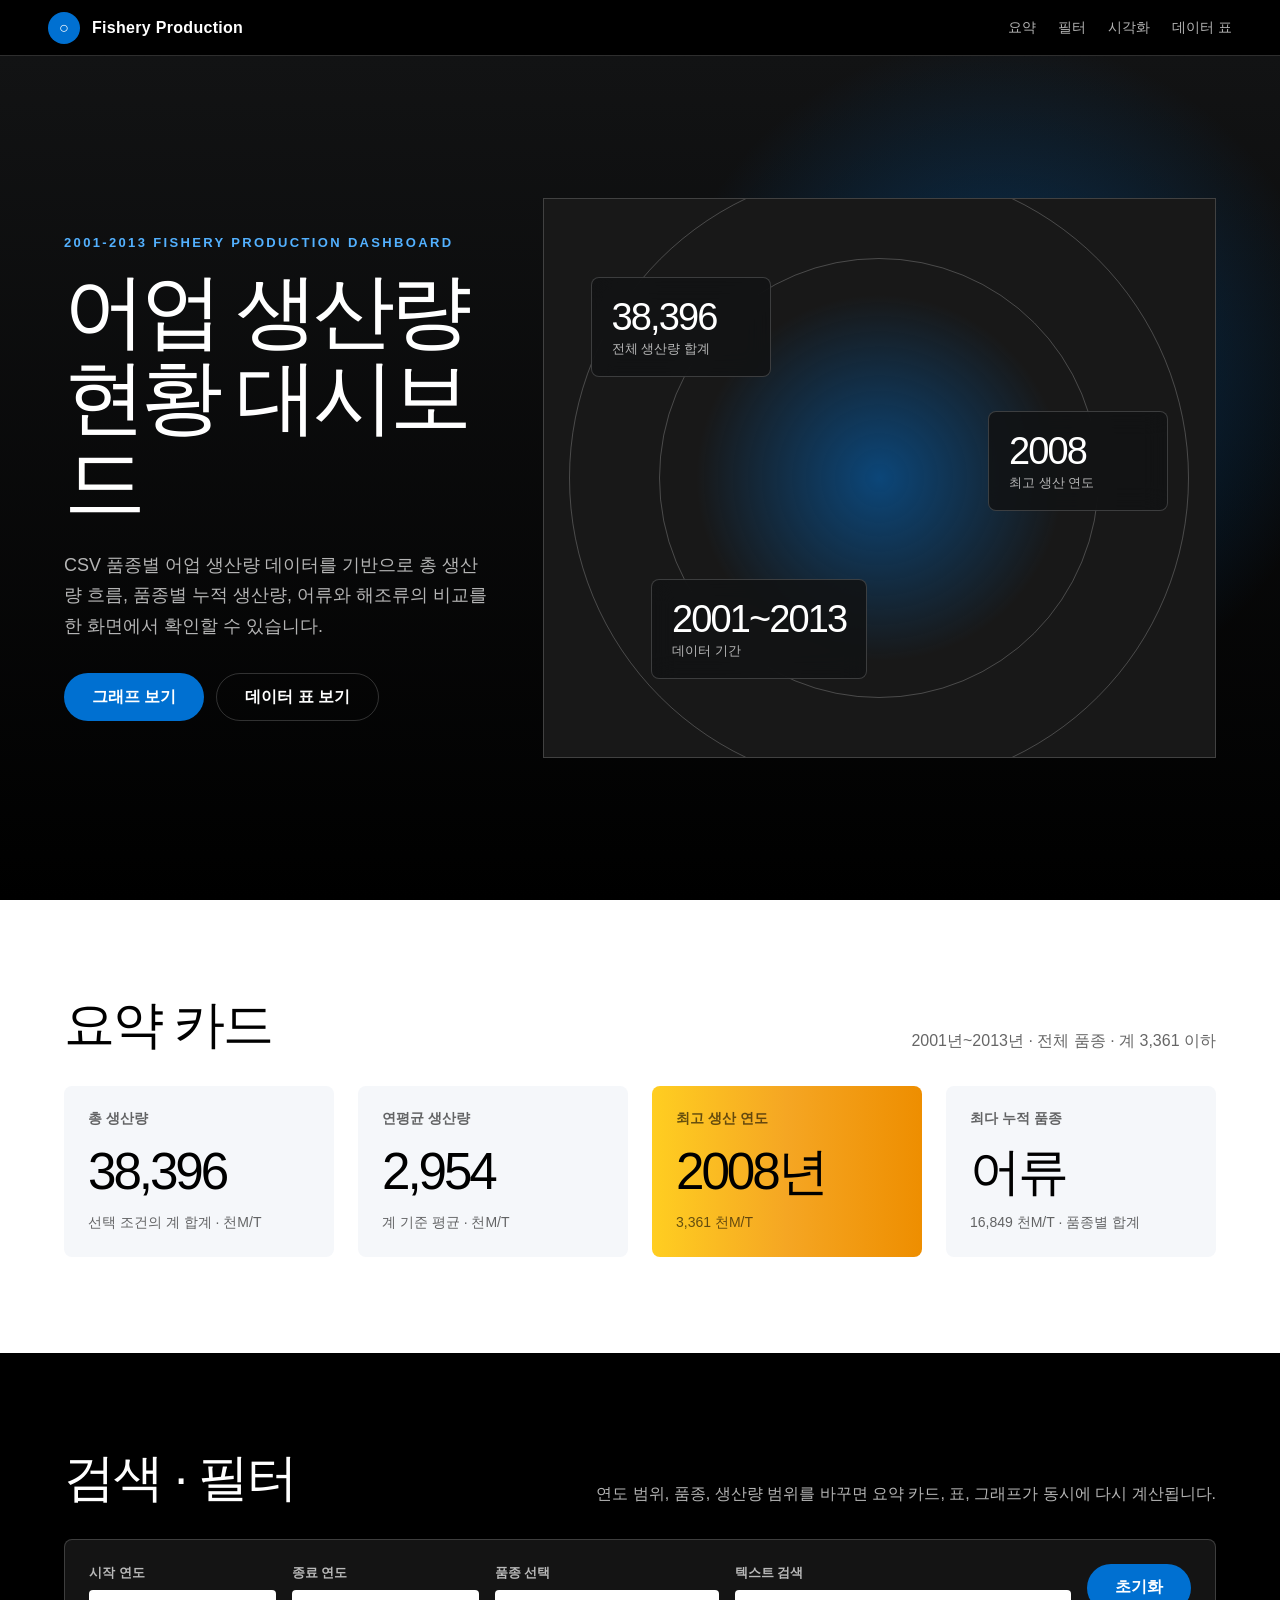
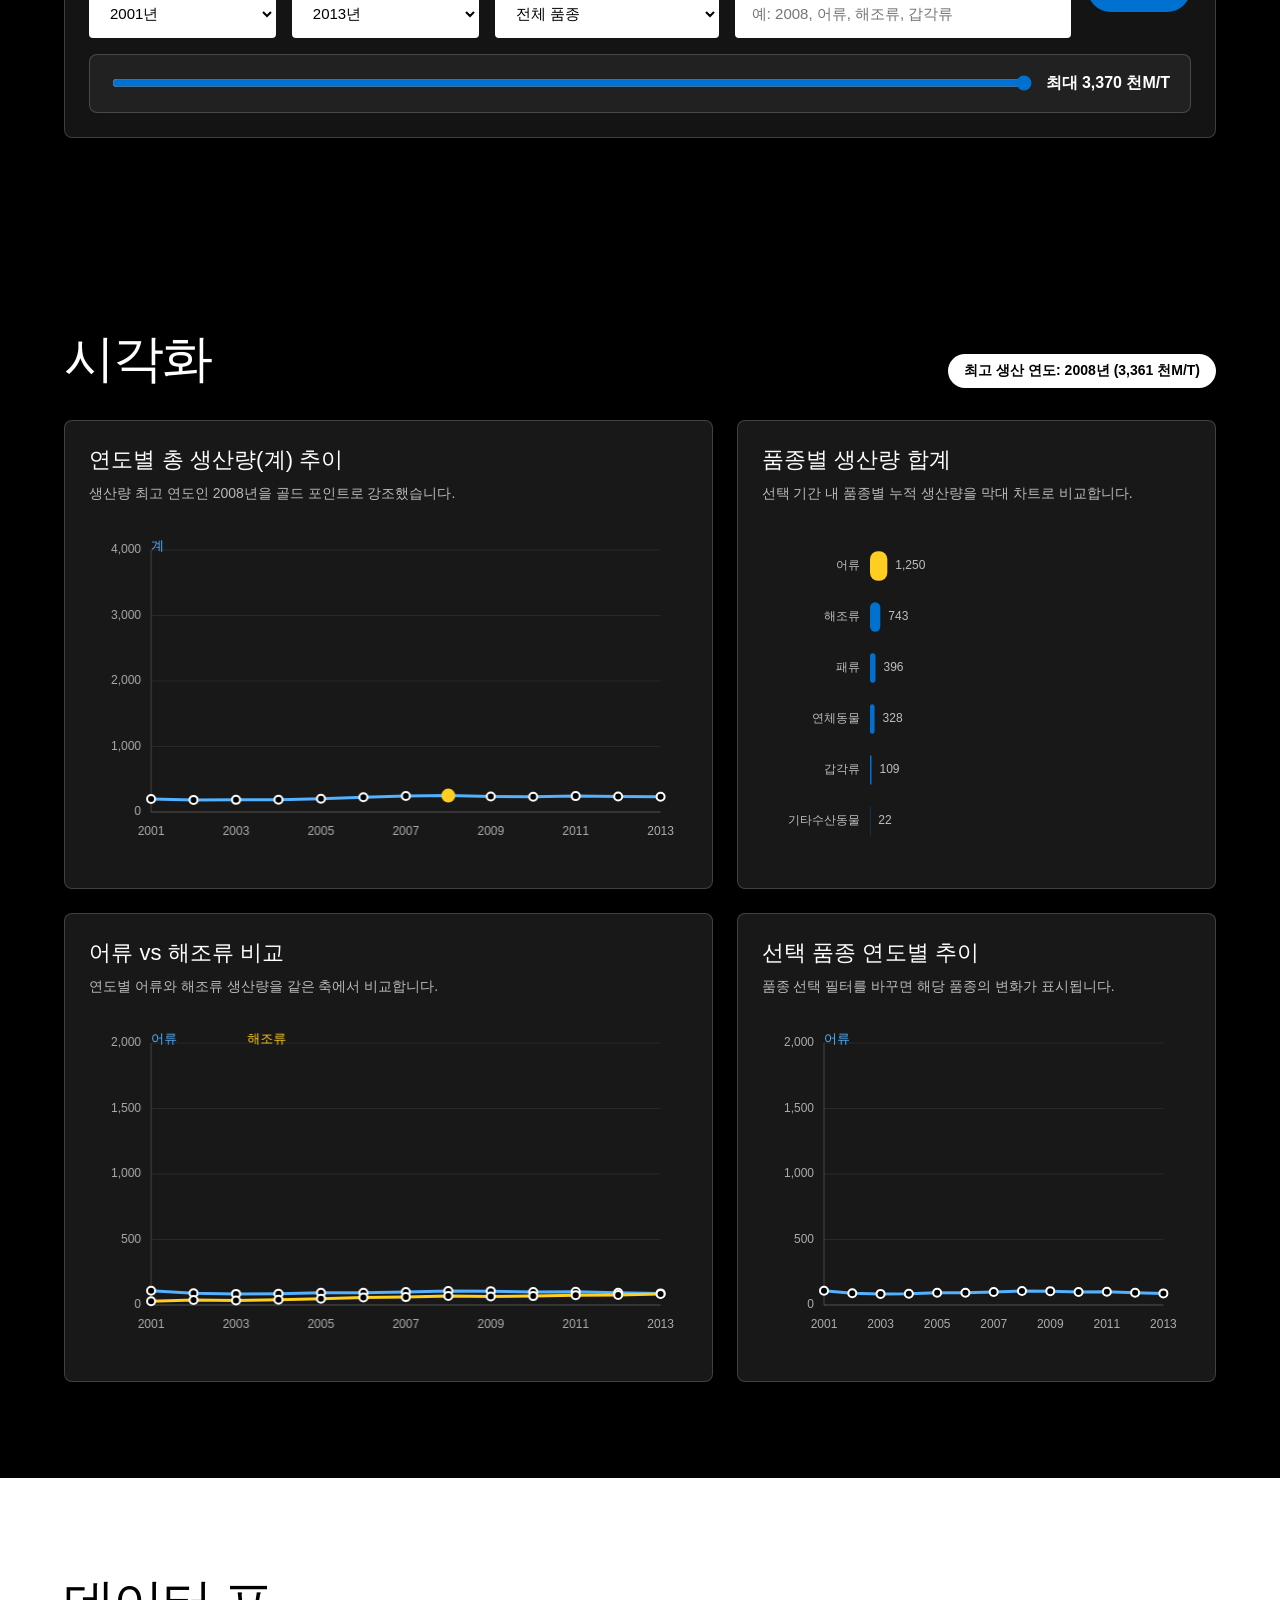
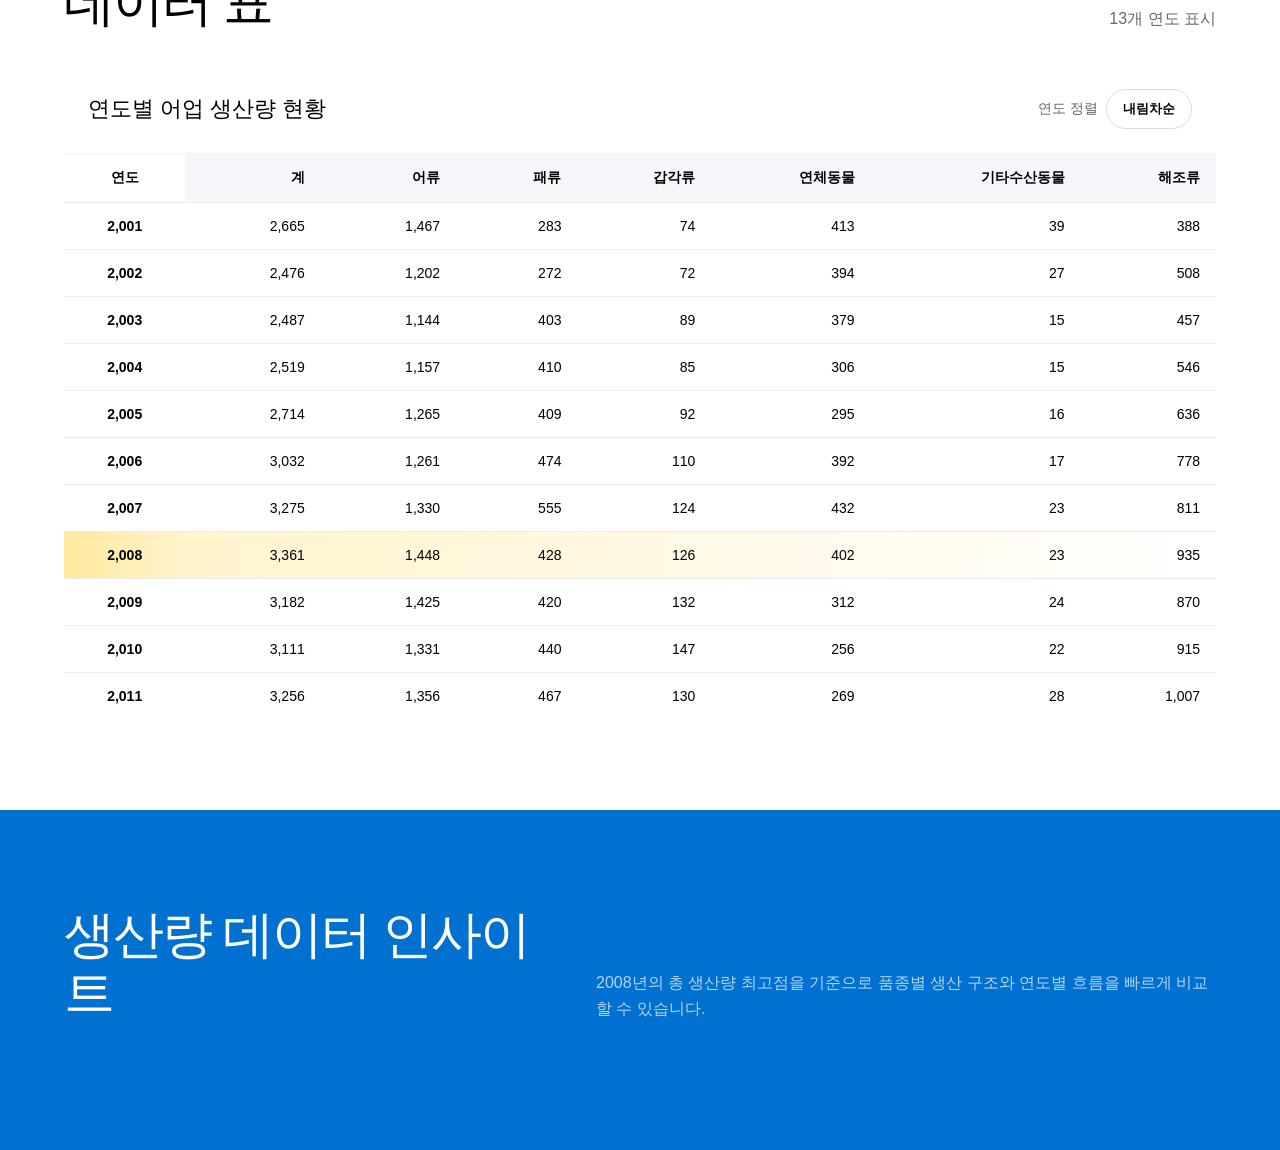
<file: 어업_생산량_현황_대시보드.html>
<!DOCTYPE html>
<html lang="ko">
<head>
<meta charset="UTF-8" />
<meta name="viewport" content="width=device-width, initial-scale=1.0" />
<title>어업 생산량 현황 대시보드</title>
<style>
:root {
  --ps-blue:#0070d1;
  --ps-blue-pressed:#0064b7;
  --canvas-dark:#000000;
  --canvas-light:#ffffff;
  --surface-card:#f5f7fa;
  --surface-dark-elevated:#121314;
  --surface-dark-card:#181818;
  --hairline-light:#f3f3f3;
  --hairline-dark:rgba(229,229,229,.2);
  --body-light:rgba(0,0,0,.6);
  --body-dark:rgba(255,255,255,.7);
  --on-dark:#ffffff;
  --ink:#000000;
  --gold-start:#ffce21;
  --gold-mid:#f5a623;
  --gold-end:#ee8e00;
  --radius-sm:4px;
  --radius-md:8px;
  --radius-full:9999px;
  --section:96px;
}
* { box-sizing:border-box; }
html { scroll-behavior:smooth; }
body {
  margin:0;
  font-family:"Inter","Roboto","Pretendard","Noto Sans KR","Malgun Gothic",Arial,sans-serif;
  background:var(--canvas-dark);
  color:var(--on-dark);
  overflow-x:hidden;
}
button,select,input { font-family:inherit; }
.top-nav {
  height:56px;
  position:sticky;
  top:0;
  z-index:99;
  display:flex;
  align-items:center;
  justify-content:space-between;
  padding:0 clamp(18px,4vw,48px);
  background:rgba(0,0,0,.94);
  border-bottom:1px solid var(--hairline-dark);
  backdrop-filter:blur(14px);
}
.brand {
  display:flex;
  align-items:center;
  gap:12px;
  color:#fff;
  font-weight:700;
  letter-spacing:.3px;
}
.ps-dot {
  width:32px;
  height:32px;
  border-radius:50%;
  background:var(--ps-blue);
  display:grid;
  place-items:center;
  font-weight:900;
}
.nav-links {
  display:flex;
  gap:22px;
  font-size:14px;
  color:var(--body-dark);
}
.nav-links a { color:inherit; text-decoration:none; }
.nav-links a:hover { color:#fff; }
.hero {
  min-height:calc(100vh - 56px);
  display:grid;
  grid-template-columns:minmax(320px,.78fr) 1.22fr;
  align-items:center;
  gap:48px;
  padding:96px clamp(24px,5vw,72px);
  background:
    radial-gradient(circle at 78% 38%,rgba(0,112,209,.42),transparent 30%),
    linear-gradient(180deg,var(--surface-dark-elevated),var(--canvas-dark));
}
.eyebrow {
  margin-bottom:18px;
  color:#53b1ff;
  font-size:13px;
  font-weight:800;
  letter-spacing:.18em;
  text-transform:uppercase;
}
h1 {
  margin:0 0 24px;
  font-size:clamp(42px,6.4vw,84px);
  line-height:1.05;
  font-weight:300;
  letter-spacing:-.06em;
}
.hero p {
  max-width:580px;
  margin:0 0 32px;
  color:var(--body-dark);
  line-height:1.7;
  font-size:18px;
}
.hero-actions {
  display:flex;
  flex-wrap:wrap;
  gap:12px;
}
.pill {
  height:48px;
  border:0;
  border-radius:var(--radius-full);
  padding:12px 28px;
  background:var(--ps-blue);
  color:#fff;
  font-size:16px;
  font-weight:800;
  cursor:pointer;
  transition:transform .18s ease,background .18s ease;
}
.pill:hover { transform:translateY(-2px); background:var(--ps-blue-pressed); }
.pill.secondary {
  background:transparent;
  border:1px solid var(--hairline-dark);
}
.visual-hero {
  min-height:560px;
  position:relative;
  display:grid;
  place-items:center;
  overflow:hidden;
  border:1px solid var(--hairline-dark);
  background:
    radial-gradient(circle at center,rgba(0,112,209,.52),transparent 42%),
    var(--surface-dark-card);
}
.ring {
  position:absolute;
  width:min(60vw,620px);
  height:min(60vw,620px);
  border:1px solid rgba(255,255,255,.22);
  border-radius:50%;
  animation:ringPulse 4.2s ease-in-out infinite;
}
.ring.two {
  width:min(44vw,440px);
  height:min(44vw,440px);
  animation-delay:.5s;
}
@keyframes ringPulse {
  0%,100% { transform:scale(.98); opacity:.42; }
  50% { transform:scale(1.06); opacity:.9; }
}
.orbit-card {
  position:absolute;
  min-width:180px;
  padding:18px 20px;
  border-radius:var(--radius-md);
  background:rgba(18,19,20,.88);
  border:1px solid var(--hairline-dark);
  backdrop-filter:blur(12px);
}
.orbit-card strong {
  display:block;
  font-size:38px;
  font-weight:300;
  letter-spacing:-.05em;
}
.orbit-card span { color:var(--body-dark); font-size:13px; }
.orbit-card.a { left:7%; top:14%; }
.orbit-card.b { right:7%; top:38%; }
.orbit-card.c { left:16%; bottom:14%; }
.band {
  padding:var(--section) clamp(24px,5vw,72px);
}
.band.light {
  background:var(--canvas-light);
  color:var(--ink);
}
.band.dark {
  background:var(--canvas-dark);
  color:var(--on-dark);
}
.band.blue {
  background:var(--ps-blue);
  color:#fff;
}
.section-head {
  display:flex;
  justify-content:space-between;
  align-items:flex-end;
  gap:28px;
  margin-bottom:32px;
}
.section-head h2 {
  margin:0;
  font-size:clamp(32px,4vw,54px);
  font-weight:300;
  line-height:1.14;
  letter-spacing:-.04em;
}
.section-head p {
  margin:0;
  max-width:620px;
  color:var(--body-light);
  line-height:1.65;
}
.dark .section-head p,.blue .section-head p { color:var(--body-dark); }
.cards {
  display:grid;
  grid-template-columns:repeat(4,minmax(0,1fr));
  gap:24px;
}
.card {
  padding:24px;
  min-height:160px;
  border-radius:var(--radius-md);
  background:var(--surface-card);
  color:var(--ink);
  opacity:0;
  transform:translateY(26px);
  animation:rise .7s ease forwards;
}
.card:nth-child(2) { animation-delay:.08s; }
.card:nth-child(3) { animation-delay:.16s; }
.card:nth-child(4) { animation-delay:.24s; }
@keyframes rise { to { opacity:1; transform:translateY(0); } }
.card .label {
  margin-bottom:18px;
  color:var(--body-light);
  font-size:14px;
  font-weight:700;
}
.value {
  font-size:clamp(34px,4vw,54px);
  font-weight:300;
  letter-spacing:-.06em;
  line-height:1;
}
.sub {
  margin-top:14px;
  color:var(--body-light);
  font-size:14px;
  line-height:1.5;
}
.card.gold {
  background:linear-gradient(90deg,var(--gold-start),var(--gold-mid),var(--gold-end));
  color:#000;
}
.filters {
  display:grid;
  grid-template-columns:1fr 1fr 1.2fr 1.8fr auto;
  gap:16px;
  padding:24px;
  border:1px solid var(--hairline-dark);
  border-radius:var(--radius-md);
  background:rgba(245,247,250,.08);
}
.field label {
  display:block;
  color:var(--body-dark);
  font-size:13px;
  font-weight:800;
  margin-bottom:8px;
}
select,input[type="search"] {
  width:100%;
  height:48px;
  border-radius:var(--radius-sm);
  border:1px solid rgba(255,255,255,.22);
  background:#fff;
  color:#000;
  padding:0 16px;
  outline:none;
  font-size:15px;
}
select:focus,input:focus { border:2px solid var(--ps-blue); }
.slider-card {
  grid-column:1 / -1;
  padding:18px 20px;
  border-radius:var(--radius-md);
  background:rgba(255,255,255,.06);
  border:1px solid var(--hairline-dark);
}
.range-row {
  display:grid;
  grid-template-columns:1fr auto;
  gap:16px;
  align-items:center;
}
.range-row input[type=range] {
  width:100%;
  accent-color:var(--ps-blue);
}
.range-label {
  color:#fff;
  font-weight:800;
  white-space:nowrap;
}
.charts {
  display:grid;
  grid-template-columns:1.15fr .85fr;
  gap:24px;
}
.panel {
  padding:24px;
  min-width:0;
  border-radius:var(--radius-md);
  background:var(--surface-dark-card);
  border:1px solid var(--hairline-dark);
  opacity:0;
  transform:translateY(26px);
  animation:rise .7s ease forwards;
}
.panel h3 {
  margin:0 0 8px;
  font-size:22px;
  font-weight:300;
  letter-spacing:.1px;
}
.panel .desc {
  margin:0 0 20px;
  color:var(--body-dark);
  font-size:14px;
  line-height:1.5;
}
canvas {
  width:100%;
  height:340px;
  display:block;
}
.badge {
  display:inline-flex;
  align-items:center;
  gap:8px;
  border-radius:var(--radius-full);
  padding:8px 16px;
  background:#fff;
  color:#000;
  font-size:14px;
  font-weight:800;
  white-space:nowrap;
}
.table-panel {
  overflow:hidden;
  border-radius:var(--radius-md);
  background:#fff;
  color:#000;
}
.table-top {
  display:flex;
  justify-content:space-between;
  align-items:center;
  gap:16px;
  padding:24px;
  border-bottom:1px solid var(--hairline-light);
}
.table-top h3 {
  margin:0;
  font-size:22px;
  font-weight:300;
}
.table-actions {
  display:flex;
  gap:8px;
  align-items:center;
  color:var(--body-light);
  font-size:14px;
}
.sort-btn {
  height:40px;
  padding:0 16px;
  border:1px solid #ddd;
  border-radius:var(--radius-full);
  background:#fff;
  cursor:pointer;
  font-weight:800;
}
.table-wrap {
  max-height:560px;
  overflow:auto;
}
table {
  width:100%;
  min-width:920px;
  border-collapse:collapse;
  font-size:14px;
}
th,td {
  padding:15px 16px;
  border-bottom:1px solid #ececec;
  text-align:right;
  white-space:nowrap;
}
th:first-child,td:first-child {
  text-align:center;
  position:sticky;
  left:0;
  background:inherit;
  z-index:1;
  font-weight:800;
}
thead th {
  position:sticky;
  top:0;
  z-index:2;
  background:#f5f7fa;
  color:#000;
  font-weight:900;
}
thead th:first-child { z-index:3; }
tbody tr:hover { background:#f5f7fa; }
tbody tr.max-year {
  background:linear-gradient(90deg,rgba(255,206,33,.25),transparent);
}
tfoot td {
  background:#000;
  color:#fff;
  font-weight:900;
  border-bottom:1px solid rgba(255,255,255,.12);
}
.footer-note {
  margin-top:38px;
  color:var(--body-dark);
  line-height:1.6;
  font-size:14px;
}
@media(max-width:1100px) {
  .hero { grid-template-columns:1fr; }
  .cards { grid-template-columns:repeat(2,1fr); }
  .charts { grid-template-columns:1fr; }
  .filters { grid-template-columns:repeat(2,1fr); }
  .filters .search-box { grid-column:span 2; }
}
@media(max-width:700px) {
  .nav-links { display:none; }
  .top-nav { padding:0 18px; }
  .hero { min-height:auto; padding:64px 22px; }
  .band { padding:64px 22px; }
  .section-head { display:block; }
  .section-head p { margin-top:12px; }
  .cards,.filters { grid-template-columns:1fr; }
  .filters .search-box { grid-column:auto; }
  .visual-hero { min-height:410px; display:flex; flex-wrap:wrap; align-content:center; justify-content:center; gap:8px; }
  .orbit-card { position:relative; inset:auto !important; min-width:150px; }
  .ring { display:none; }
  canvas { height:300px; }
}
</style>
</head>
<body>
<nav class="top-nav">
  <div class="brand"><div class="ps-dot">○</div><span>Fishery Production</span></div>
  <div class="nav-links">
    <a href="#summary">요약</a>
    <a href="#filter">필터</a>
    <a href="#visual">시각화</a>
    <a href="#table">데이터 표</a>
  </div>
</nav>

<header class="hero">
  <div>
    <div class="eyebrow">2001-2013 fishery production dashboard</div>
    <h1>어업 생산량 현황 대시보드</h1>
    <p>CSV 품종별 어업 생산량 데이터를 기반으로 총 생산량 흐름, 품종별 누적 생산량, 어류와 해조류의 비교를 한 화면에서 확인할 수 있습니다.</p>
    <div class="hero-actions">
      <a href="#visual"><button class="pill">그래프 보기</button></a>
      <a href="#table"><button class="pill secondary">데이터 표 보기</button></a>
    </div>
  </div>
  <div class="visual-hero">
    <div class="ring"></div>
    <div class="ring two"></div>
    <div class="orbit-card a"><strong id="heroTotal">0</strong><span>전체 생산량 합계</span></div>
    <div class="orbit-card b"><strong id="heroMaxYear">2008</strong><span>최고 생산 연도</span></div>
    <div class="orbit-card c"><strong>2001~2013</strong><span>데이터 기간</span></div>
  </div>
</header>

<section class="band light" id="summary">
  <div class="section-head">
    <h2>요약 카드</h2>
    <p id="filterSummary">전체 기간 · 전체 품종 기준</p>
  </div>
  <div class="cards">
    <article class="card">
      <div class="label">총 생산량</div>
      <div class="value counter" id="totalProduction">0</div>
      <div class="sub">선택 조건의 계 합계 · 천M/T</div>
    </article>
    <article class="card">
      <div class="label">연평균 생산량</div>
      <div class="value counter" id="avgProduction">0</div>
      <div class="sub">계 기준 평균 · 천M/T</div>
    </article>
    <article class="card gold">
      <div class="label">최고 생산 연도</div>
      <div class="value" id="maxYear">2008년</div>
      <div class="sub" id="maxYearSub">3,361 천M/T</div>
    </article>
    <article class="card">
      <div class="label">최다 누적 품종</div>
      <div class="value" id="topType">-</div>
      <div class="sub" id="topTypeSub">-</div>
    </article>
  </div>
</section>

<section class="band dark" id="filter">
  <div class="section-head">
    <h2>검색 · 필터</h2>
    <p>연도 범위, 품종, 생산량 범위를 바꾸면 요약 카드, 표, 그래프가 동시에 다시 계산됩니다.</p>
  </div>
  <div class="filters">
    <div class="field">
      <label for="startYear">시작 연도</label>
      <select id="startYear"></select>
    </div>
    <div class="field">
      <label for="endYear">종료 연도</label>
      <select id="endYear"></select>
    </div>
    <div class="field">
      <label for="typeFilter">품종 선택</label>
      <select id="typeFilter">
        <option value="전체">전체 품종</option>
      </select>
    </div>
    <div class="field search-box">
      <label for="searchInput">텍스트 검색</label>
      <input id="searchInput" type="search" placeholder="예: 2008, 어류, 해조류, 갑각류" />
    </div>
    <button class="pill" id="resetBtn" type="button">초기화</button>
    <div class="slider-card">
      <div class="range-row">
        <input id="productionRange" type="range" min="0" max="4000" value="4000" step="10" />
        <div class="range-label">최대 <span id="rangeValue">4,000</span> 천M/T</div>
      </div>
    </div>
  </div>
</section>

<section class="band dark" id="visual">
  <div class="section-head">
    <h2>시각화</h2>
    <span class="badge" id="highlightBadge">최고 생산 연도: 2008년</span>
  </div>
  <div class="charts">
    <article class="panel">
      <h3>연도별 총 생산량(계) 추이</h3>
      <p class="desc">생산량 최고 연도인 2008년을 골드 포인트로 강조했습니다.</p>
      <canvas id="lineChart"></canvas>
    </article>
    <article class="panel">
      <h3>품종별 생산량 합계</h3>
      <p class="desc">선택 기간 내 품종별 누적 생산량을 막대 차트로 비교합니다.</p>
      <canvas id="barChart"></canvas>
    </article>
    <article class="panel">
      <h3>어류 vs 해조류 비교</h3>
      <p class="desc">연도별 어류와 해조류 생산량을 같은 축에서 비교합니다.</p>
      <canvas id="compareChart"></canvas>
    </article>
    <article class="panel">
      <h3>선택 품종 연도별 추이</h3>
      <p class="desc">품종 선택 필터를 바꾸면 해당 품종의 변화가 표시됩니다.</p>
      <canvas id="typeTrendChart"></canvas>
    </article>
  </div>
</section>

<section class="band light" id="table">
  <div class="section-head">
    <h2>데이터 표</h2>
    <p id="rowCount">13개 연도 표시</p>
  </div>
  <article class="table-panel">
    <div class="table-top">
      <h3>연도별 어업 생산량 현황</h3>
      <div class="table-actions">
        <span>연도 정렬</span>
        <button class="sort-btn" id="sortBtn">내림차순</button>
      </div>
    </div>
    <div class="table-wrap">
      <table id="dataTable">
        <thead></thead>
        <tbody></tbody>
        <tfoot></tfoot>
      </table>
    </div>
  </article>
</section>

<section class="band blue">
  <div class="section-head">
    <h2>생산량 데이터 인사이트</h2>
    <p>2008년의 총 생산량 최고점을 기준으로 품종별 생산 구조와 연도별 흐름을 빠르게 비교할 수 있습니다.</p>
  </div>
</section>

<script>
const rawData = [{"연도": 2001, "계": 2665, "어류": 1467, "패류": 283, "갑각류": 74, "연체동물": 413, "기타수산동물": 39, "해조류": 388}, {"연도": 2002, "계": 2476, "어류": 1202, "패류": 272, "갑각류": 72, "연체동물": 394, "기타수산동물": 27, "해조류": 508}, {"연도": 2003, "계": 2487, "어류": 1144, "패류": 403, "갑각류": 89, "연체동물": 379, "기타수산동물": 15, "해조류": 457}, {"연도": 2004, "계": 2519, "어류": 1157, "패류": 410, "갑각류": 85, "연체동물": 306, "기타수산동물": 15, "해조류": 546}, {"연도": 2005, "계": 2714, "어류": 1265, "패류": 409, "갑각류": 92, "연체동물": 295, "기타수산동물": 16, "해조류": 636}, {"연도": 2006, "계": 3032, "어류": 1261, "패류": 474, "갑각류": 110, "연체동물": 392, "기타수산동물": 17, "해조류": 778}, {"연도": 2007, "계": 3275, "어류": 1330, "패류": 555, "갑각류": 124, "연체동물": 432, "기타수산동물": 23, "해조류": 811}, {"연도": 2008, "계": 3361, "어류": 1448, "패류": 428, "갑각류": 126, "연체동물": 402, "기타수산동물": 23, "해조류": 935}, {"연도": 2009, "계": 3182, "어류": 1425, "패류": 420, "갑각류": 132, "연체동물": 312, "기타수산동물": 24, "해조류": 870}, {"연도": 2010, "계": 3111, "어류": 1331, "패류": 440, "갑각류": 147, "연체동물": 256, "기타수산동물": 22, "해조류": 915}, {"연도": 2011, "계": 3256, "어류": 1356, "패류": 467, "갑각류": 130, "연체동물": 269, "기타수산동물": 28, "해조류": 1007}, {"연도": 2012, "계": 3183, "어류": 1268, "패류": 433, "갑각류": 135, "연체동물": 293, "기타수산동물": 23, "해조류": 1032}, {"연도": 2013, "계": 3135, "어류": 1195, "패류": 346, "갑각류": 149, "연체동물": 282, "기타수산동물": 23, "해조류": 1140}];
const columns = ["연도","계","어류","패류","갑각류","연체동물","기타수산동물","해조류"];
const typeColumns = ["어류","패류","갑각류","연체동물","기타수산동물","해조류"];
const allYears = rawData.map(d => d["연도"]);
const fmt = new Intl.NumberFormat("ko-KR");
const state = {
  startYear: Math.min(...allYears),
  endYear: Math.max(...allYears),
  type: "전체",
  search: "",
  maxProduction: Math.max(...rawData.map(d => d["계"])),
  sortAsc: true
};
const chartAnimations = new Map();

function setupControls(){
  const start = document.getElementById("startYear");
  const end = document.getElementById("endYear");
  const type = document.getElementById("typeFilter");
  const range = document.getElementById("productionRange");
  range.max = Math.ceil(Math.max(...rawData.map(d => d["계"])) / 10) * 10;
  range.value = range.max;
  document.getElementById("rangeValue").textContent = fmt.format(Number(range.value));

  allYears.forEach(y => {
    start.insertAdjacentHTML("beforeend", `<option value="${y}">${y}년</option>`);
    end.insertAdjacentHTML("beforeend", `<option value="${y}">${y}년</option>`);
  });
  typeColumns.forEach(t => {
    type.insertAdjacentHTML("beforeend", `<option value="${t}">${t}</option>`);
  });
  start.value = state.startYear;
  end.value = state.endYear;

  start.addEventListener("change", () => {
    state.startYear = Number(start.value);
    if(state.startYear > state.endYear){ state.endYear = state.startYear; end.value = state.endYear; }
    render();
  });
  end.addEventListener("change", () => {
    state.endYear = Number(end.value);
    if(state.endYear < state.startYear){ state.startYear = state.endYear; start.value = state.startYear; }
    render();
  });
  type.addEventListener("change", () => { state.type = type.value; render(); });
  document.getElementById("searchInput").addEventListener("input", e => {
    state.search = e.target.value.trim().toLowerCase();
    render();
  });
  range.addEventListener("input", e => {
    state.maxProduction = Number(e.target.value);
    document.getElementById("rangeValue").textContent = fmt.format(state.maxProduction);
    render();
  });
  document.getElementById("resetBtn").addEventListener("click", () => {
    state.startYear = Math.min(...allYears);
    state.endYear = Math.max(...allYears);
    state.type = "전체";
    state.search = "";
    state.maxProduction = Number(range.max);
    start.value = state.startYear;
    end.value = state.endYear;
    type.value = "전체";
    range.value = range.max;
    document.getElementById("rangeValue").textContent = fmt.format(Number(range.max));
    document.getElementById("searchInput").value = "";
    render();
  });
  document.getElementById("sortBtn").addEventListener("click", () => {
    state.sortAsc = !state.sortAsc;
    document.getElementById("sortBtn").textContent = state.sortAsc ? "내림차순" : "오름차순";
    renderTable(getFilteredData());
  });
}

function getFilteredData(){
  return rawData.filter(row => {
    const inYear = row["연도"] >= state.startYear && row["연도"] <= state.endYear;
    const underMax = row["계"] <= state.maxProduction;
    const searchable = [...Object.entries(row).map(([k,v]) => `${k} ${v}`), ...typeColumns].join(" ").toLowerCase();
    const inSearch = !state.search || searchable.includes(state.search);
    return inYear && underMax && inSearch;
  }).sort((a,b) => a["연도"] - b["연도"]);
}

function sumByType(rows){
  const sums = Object.fromEntries(typeColumns.map(t => [t,0]));
  rows.forEach(r => typeColumns.forEach(t => sums[t] += Number(r[t] || 0)));
  return sums;
}

function animateNumber(el, value){
  const start = Number(el.dataset.current || 0);
  const end = Number(value || 0);
  el.dataset.current = end;
  const duration = 820;
  const t0 = performance.now();
  function tick(now){
    const p = Math.min((now - t0) / duration, 1);
    const eased = 1 - Math.pow(1 - p, 3);
    const cur = start + (end - start) * eased;
    el.textContent = fmt.format(Math.round(cur));
    if(p < 1) requestAnimationFrame(tick);
  }
  requestAnimationFrame(tick);
}

function renderCards(rows){
  const total = rows.reduce((s,r) => s + r["계"], 0);
  const avg = rows.length ? Math.round(total / rows.length) : 0;
  const sums = sumByType(rows);
  const [topName, topValue] = Object.entries(sums).sort((a,b) => b[1] - a[1])[0] || ["-",0];
  const maxRow = rows.reduce((best,r) => !best || r["계"] > best["계"] ? r : best, null);

  animateNumber(document.getElementById("totalProduction"), total);
  animateNumber(document.getElementById("avgProduction"), avg);
  animateNumber(document.getElementById("heroTotal"), total);
  document.getElementById("heroMaxYear").textContent = maxRow ? maxRow["연도"] : "-";
  document.getElementById("maxYear").textContent = maxRow ? `${maxRow["연도"]}년` : "-";
  document.getElementById("maxYearSub").textContent = maxRow ? `${fmt.format(maxRow["계"])} 천M/T` : "-";
  document.getElementById("topType").textContent = topName;
  document.getElementById("topTypeSub").textContent = `${fmt.format(topValue)} 천M/T · 품종별 합계`;
  document.getElementById("filterSummary").textContent =
    `${state.startYear}년~${state.endYear}년 · ${state.type === "전체" ? "전체 품종" : state.type} · 계 ${fmt.format(state.maxProduction)} 이하`;
  document.getElementById("highlightBadge").textContent = maxRow ? `최고 생산 연도: ${maxRow["연도"]}년 (${fmt.format(maxRow["계"])} 천M/T)` : "표시할 데이터 없음";
}

function renderTable(rows){
  const sorted = [...rows].sort((a,b) => state.sortAsc ? a["연도"] - b["연도"] : b["연도"] - a["연도"]);
  const visibleColumns = state.type === "전체" ? columns : ["연도","계",state.type];
  const thead = document.querySelector("#dataTable thead");
  const tbody = document.querySelector("#dataTable tbody");
  const tfoot = document.querySelector("#dataTable tfoot");

  thead.innerHTML = `<tr>${visibleColumns.map(c => `<th>${c}</th>`).join("")}</tr>`;
  tbody.innerHTML = sorted.map(r => `
    <tr class="${r["연도"] === 2008 ? "max-year" : ""}">
      ${visibleColumns.map(c => `<td>${fmt.format(r[c])}</td>`).join("")}
    </tr>
  `).join("");

  const totalRow = visibleColumns.map(c => c === "연도" ? "합계" : fmt.format(rows.reduce((s,r) => s + Number(r[c] || 0),0)));
  tfoot.innerHTML = `<tr>${totalRow.map(v => `<td>${v}</td>`).join("")}</tr>`;
  document.getElementById("rowCount").textContent = `${fmt.format(rows.length)}개 연도 표시`;
}

function clearCanvas(canvas){
  const ctx = canvas.getContext("2d");
  const ratio = window.devicePixelRatio || 1;
  const rect = canvas.getBoundingClientRect();
  canvas.width = Math.max(1, rect.width * ratio);
  canvas.height = Math.max(1, rect.height * ratio);
  ctx.setTransform(ratio,0,0,ratio,0,0);
  ctx.clearRect(0,0,rect.width,rect.height);
  return {ctx,w:rect.width,h:rect.height};
}
function niceMax(v){
  if(v <= 0) return 10;
  const exp = Math.floor(Math.log10(v));
  const base = Math.pow(10, exp);
  return Math.ceil(v / base) * base;
}
function animateChart(id, drawer){
  if(chartAnimations.has(id)) cancelAnimationFrame(chartAnimations.get(id));
  const start = performance.now();
  const duration = 980;
  function frame(now){
    const p = Math.min((now - start) / duration, 1);
    const eased = 1 - Math.pow(1 - p, 4);
    drawer(eased);
    if(p < 1) chartAnimations.set(id, requestAnimationFrame(frame));
  }
  requestAnimationFrame(frame);
}
function drawEmpty(ctx,w,h){
  ctx.fillStyle = "rgba(255,255,255,.72)";
  ctx.font = "15px Arial";
  ctx.textAlign = "center";
  ctx.textBaseline = "middle";
  ctx.fillText("표시할 데이터가 없습니다.", w/2, h/2);
}
function roundRect(ctx,x,y,width,height,radius){
  const r = Math.min(radius, Math.max(width,0)/2, height/2);
  ctx.beginPath();
  ctx.moveTo(x+r,y);
  ctx.arcTo(x+width,y,x+width,y+height,r);
  ctx.arcTo(x+width,y+height,x,y+height,r);
  ctx.arcTo(x,y+height,x,y,r);
  ctx.arcTo(x,y,x+width,y,r);
  ctx.closePath();
}
function drawAxes(ctx,w,h,maxVal,labels){
  const pad = {left:62,right:28,top:26,bottom:52};
  const plotW = w - pad.left - pad.right;
  const plotH = h - pad.top - pad.bottom;
  ctx.strokeStyle = "rgba(229,229,229,.22)";
  ctx.lineWidth = 1;
  ctx.beginPath();
  ctx.moveTo(pad.left,pad.top);
  ctx.lineTo(pad.left,pad.top+plotH);
  ctx.lineTo(pad.left+plotW,pad.top+plotH);
  ctx.stroke();
  ctx.fillStyle = "rgba(255,255,255,.64)";
  ctx.font = "12px Arial";
  ctx.textAlign = "right";
  ctx.textBaseline = "middle";
  for(let i=0;i<=4;i++){
    const val = Math.round(maxVal * i / 4);
    const y = pad.top + plotH - plotH * i / 4;
    ctx.strokeStyle = "rgba(229,229,229,.08)";
    ctx.beginPath();
    ctx.moveTo(pad.left,y);
    ctx.lineTo(pad.left+plotW,y);
    ctx.stroke();
    ctx.fillText(fmt.format(val), pad.left - 10, y);
  }
  ctx.textAlign = "center";
  ctx.textBaseline = "top";
  labels.forEach((label,i) => {
    const x = labels.length === 1 ? pad.left + plotW/2 : pad.left + plotW * i / (labels.length - 1);
    if(i % Math.ceil(labels.length/8) === 0 || labels.length <= 8) ctx.fillText(label, x, pad.top+plotH+14);
  });
  return {pad,plotW,plotH};
}

function drawLineChart(id, rows, keys, labels, colors){
  const canvas = document.getElementById(id);
  if(!rows.length){
    const {ctx,w,h} = clearCanvas(canvas);
    return drawEmpty(ctx,w,h);
  }
  const xLabels = rows.map(r => String(r["연도"]));
  const allValues = keys.flatMap(k => rows.map(r => Number(r[k] || 0)));
  const maxVal = niceMax(Math.max(...allValues));
  animateChart(id, progress => {
    const {ctx,w,h} = clearCanvas(canvas);
    const {pad,plotW,plotH} = drawAxes(ctx,w,h,maxVal,xLabels);
    keys.forEach((key,ki) => {
      const values = rows.map(r => Number(r[key] || 0));
      ctx.strokeStyle = colors[ki];
      ctx.lineWidth = 3;
      ctx.beginPath();
      values.forEach((v,i) => {
        const x = values.length === 1 ? pad.left + plotW/2 : pad.left + plotW * i / (values.length - 1);
        const y = pad.top + plotH - ((v * progress) / maxVal) * plotH;
        if(i === 0) ctx.moveTo(x,y); else ctx.lineTo(x,y);
      });
      ctx.stroke();

      values.forEach((v,i) => {
        const x = values.length === 1 ? pad.left + plotW/2 : pad.left + plotW * i / (values.length - 1);
        const y = pad.top + plotH - ((v * progress) / maxVal) * plotH;
        ctx.fillStyle = rows[i]["연도"] === 2008 && key === "계" ? "#ffce21" : "#000";
        ctx.strokeStyle = rows[i]["연도"] === 2008 && key === "계" ? "#ffce21" : "#fff";
        ctx.lineWidth = 2;
        ctx.beginPath();
        ctx.arc(x,y, rows[i]["연도"] === 2008 && key === "계" ? 6 : 4, 0, Math.PI*2);
        ctx.fill();
        ctx.stroke();
      });
    });
    ctx.font = "13px Arial";
    labels.forEach((label,i) => {
      ctx.fillStyle = colors[i];
      ctx.textAlign = "left";
      ctx.fillText(label, pad.left + i*96, 16);
    });
  });
}

function drawBarChart(id, rows){
  const canvas = document.getElementById(id);
  if(!rows.length){
    const {ctx,w,h} = clearCanvas(canvas);
    return drawEmpty(ctx,w,h);
  }
  const sums = Object.entries(sumByType(rows)).sort((a,b)=>b[1]-a[1]);
  const selected = state.type !== "전체" ? state.type : sums[0]?.[0];
  const maxVal = niceMax(Math.max(...sums.map(d=>d[1])));
  animateChart(id, progress => {
    const {ctx,w,h} = clearCanvas(canvas);
    const pad = {left:108,right:44,top:18,bottom:16};
    const rowH = (h - pad.top - pad.bottom) / sums.length;
    const plotW = w - pad.left - pad.right;
    ctx.font = "12px Arial";
    sums.forEach(([name,val],i) => {
      const y = pad.top + i*rowH + rowH*.18;
      const barH = rowH*.58;
      const bw = (val / maxVal) * plotW * progress;
      ctx.fillStyle = name === selected ? "#ffce21" : "#0070d1";
      roundRect(ctx,pad.left,y,bw,barH,8);
      ctx.fill();
      ctx.fillStyle = "rgba(255,255,255,.72)";
      ctx.textAlign = "right";
      ctx.textBaseline = "middle";
      ctx.fillText(name, pad.left - 10, y + barH/2);
      ctx.textAlign = "left";
      ctx.fillText(fmt.format(Math.round(val * progress)), pad.left + bw + 8, y + barH/2);
    });
  });
}

function render(){
  const rows = getFilteredData();
  renderCards(rows);
  renderTable(rows);
  drawLineChart("lineChart", rows, ["계"], ["계"], ["#53b1ff"]);
  drawBarChart("barChart", rows);
  drawLineChart("compareChart", rows, ["어류","해조류"], ["어류","해조류"], ["#53b1ff","#ffce21"]);
  const key = state.type === "전체" ? "어류" : state.type;
  drawLineChart("typeTrendChart", rows, [key], [key], ["#53b1ff"]);
}

setupControls();
render();
window.addEventListener("resize", () => render());
</script>
</body>
</html>
</file>
